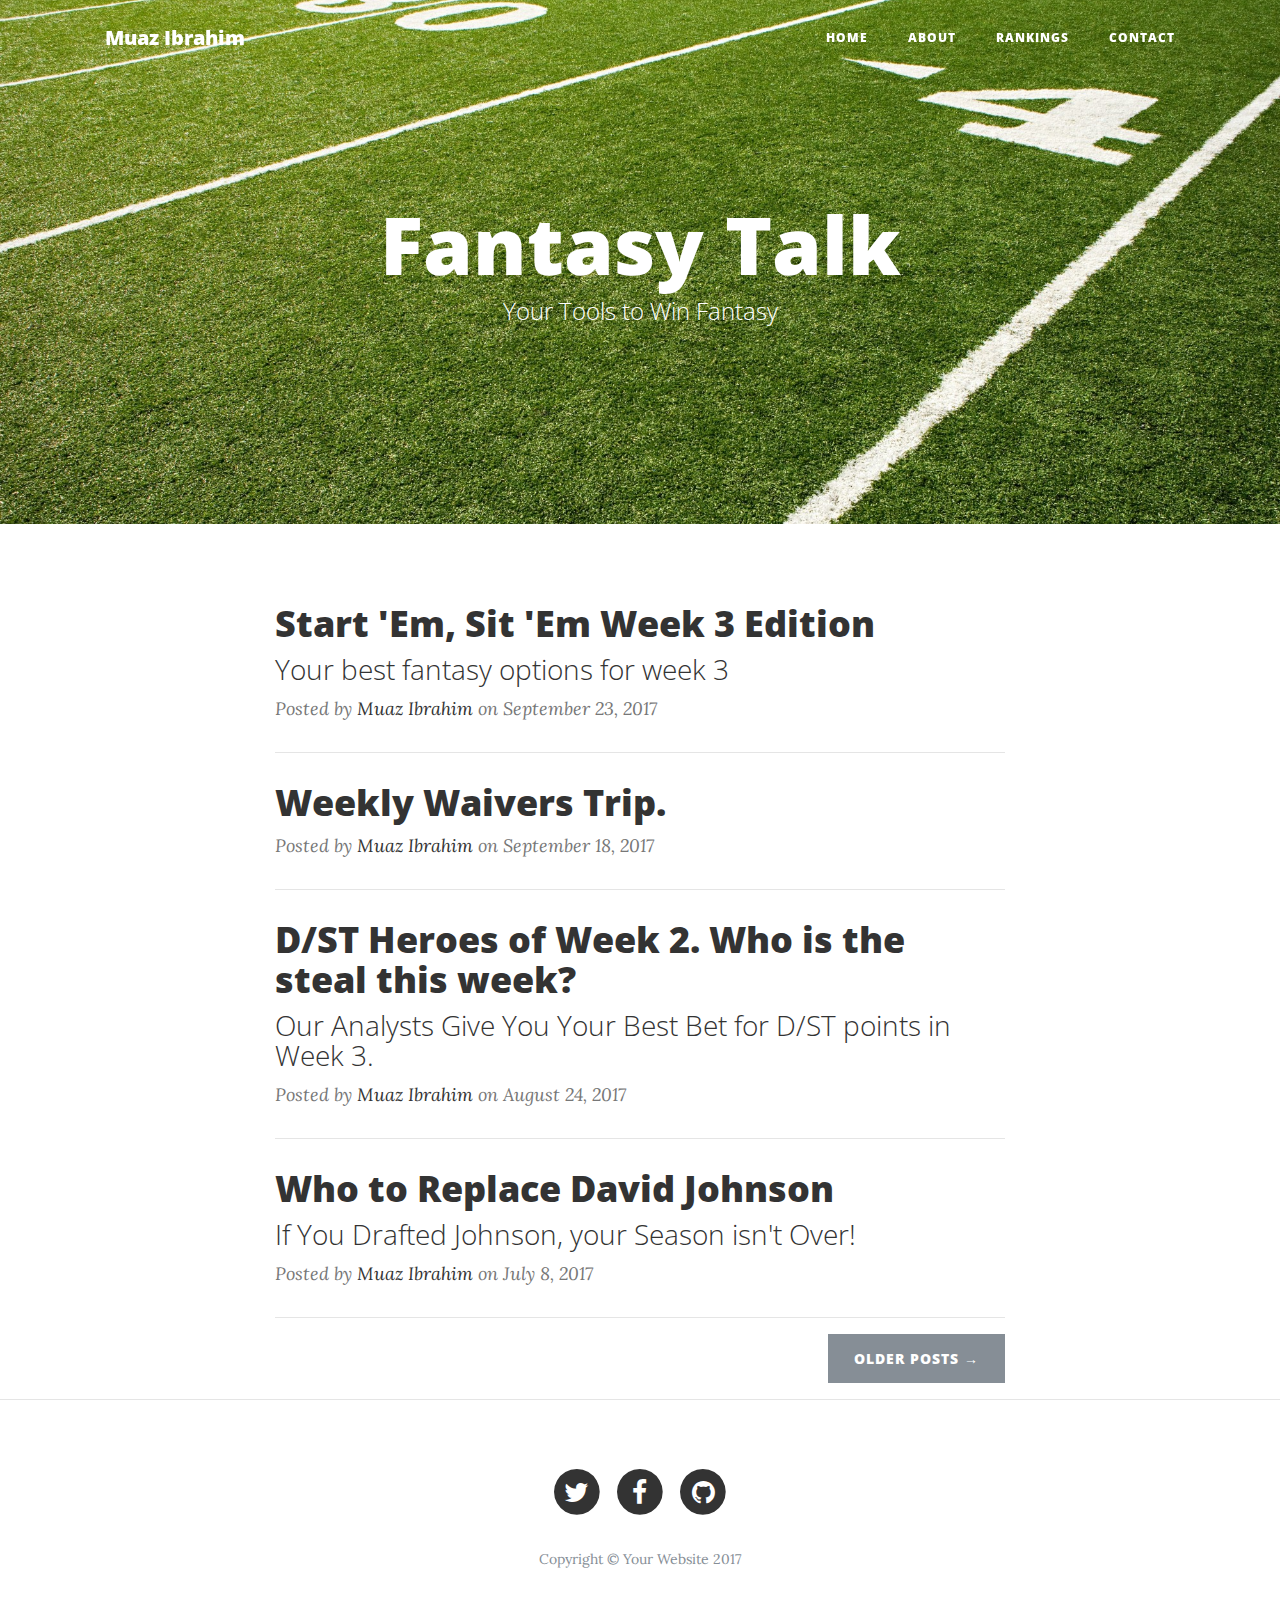
<file: index.html>
<!DOCTYPE html>
<html lang="en">

  <head>

    <meta charset="utf-8">
    <meta name="viewport" content="width=device-width, initial-scale=1, shrink-to-fit=no">
    <meta name="description" content="">
    <meta name="author" content="">

    <title>Fantasy Talk</title>

    <!-- Bootstrap core CSS -->
    <link href="vendor/bootstrap/css/bootstrap.min.css" rel="stylesheet">

    <!-- Custom fonts for this template -->
    <link href="vendor/font-awesome/css/font-awesome.min.css" rel="stylesheet" type="text/css">
    <link href='https://fonts.googleapis.com/css?family=Lora:400,700,400italic,700italic' rel='stylesheet' type='text/css'>
    <link href='https://fonts.googleapis.com/css?family=Open+Sans:300italic,400italic,600italic,700italic,800italic,400,300,600,700,800' rel='stylesheet' type='text/css'>

    <!-- Custom styles for this template -->
    <link href="css/clean-blog.min.css" rel="stylesheet">

  </head>

  <body>

    <!-- Navigation -->
    <nav class="navbar navbar-expand-lg navbar-light fixed-top" id="mainNav">
      <div class="container">
        <a class="navbar-brand" href="about.html">Muaz Ibrahim</a>
        <button class="navbar-toggler navbar-toggler-right" type="button" data-toggle="collapse" data-target="#navbarResponsive" aria-controls="navbarResponsive" aria-expanded="false" aria-label="Toggle navigation">
          Menu
          <i class="fa fa-bars"></i>
        </button>
        <div class="collapse navbar-collapse" id="navbarResponsive">
          <ul class="navbar-nav ml-auto">
            <li class="nav-item">
              <a class="nav-link" href="index.html">Home</a>
            </li>
            <li class="nav-item">
              <a class="nav-link" href="about.html">About</a>
            </li>
            <li class="nav-item">
              <a class="nav-link" href="post.html">Rankings</a>
            </li>
            <li class="nav-item">
              <a class="nav-link" href="contact.html">Contact</a>
            </li>
          </ul>
        </div>
      </div>
    </nav>

    <!-- Page Header -->
    <header class="masthead" style="background-image: url('img/fantasystuff.jpg')">
      <div class="container">
        <div class="row">
          <div class="col-lg-8 col-md-10 mx-auto">
            <div class="site-heading">
              <h1>Fantasy Talk</h1>
              <span class="subheading">Your Tools to Win Fantasy</span>
            </div>
          </div>
        </div>
      </div>
    </header>

    <!-- Main Content -->
    <div class="container">
      <div class="row">
        <div class="col-lg-8 col-md-10 mx-auto">
          <div class="post-preview">
            <a href="post.html">
              <h2 class="post-title">
                Start 'Em, Sit 'Em Week 3 Edition
              </h2>
              <h3 class="post-subtitle">
                Your best fantasy options for week 3
              </h3>
            </a>
            <p class="post-meta">Posted by
              <a href="#">Muaz Ibrahim</a>
              on September 23, 2017</p>
          </div>
          <hr>
          <div class="post-preview">
            <a href="post.html">
              <h2 class="post-title">
                Weekly Waivers Trip. 
              </h2>
            </a>
            <p class="post-meta">Posted by
              <a href="#">Muaz Ibrahim</a>
              on September 18, 2017</p>
          </div>
          <hr>
          <div class="post-preview">
            <a href="post.html">
              <h2 class="post-title">
                D/ST Heroes of Week 2. Who is the steal this week?
              </h2>
              <h3 class="post-subtitle">
                Our Analysts Give You Your Best Bet for D/ST points in Week 3.
              </h3>
            </a>
            <p class="post-meta">Posted by
              <a href="#">Muaz Ibrahim</a>
              on August 24, 2017</p>
          </div>
          <hr>
          <div class="post-preview">
            <a href="post.html">
              <h2 class="post-title">
                Who to Replace David Johnson
              </h2>
              <h3 class="post-subtitle">
                If You Drafted Johnson, your Season isn't Over!
              </h3>
            </a>
            <p class="post-meta">Posted by
              <a href="#">Muaz Ibrahim</a>
              on July 8, 2017</p>
          </div>
          <hr>
          <!-- Pager -->
          <div class="clearfix">
            <a class="btn btn-secondary float-right" href="#">Older Posts &rarr;</a>
          </div>
        </div>
      </div>
    </div>

    <hr>

    <!-- Footer -->
    <footer>
      <div class="container">
        <div class="row">
          <div class="col-lg-8 col-md-10 mx-auto">
            <ul class="list-inline text-center">
              <li class="list-inline-item">
                <a href="#">
                  <span class="fa-stack fa-lg">
                    <i class="fa fa-circle fa-stack-2x"></i>
                    <i class="fa fa-twitter fa-stack-1x fa-inverse"></i>
                  </span>
                </a>
              </li>
              <li class="list-inline-item">
                <a href="#">
                  <span class="fa-stack fa-lg">
                    <i class="fa fa-circle fa-stack-2x"></i>
                    <i class="fa fa-facebook fa-stack-1x fa-inverse"></i>
                  </span>
                </a>
              </li>
              <li class="list-inline-item">
                <a href="#">
                  <span class="fa-stack fa-lg">
                    <i class="fa fa-circle fa-stack-2x"></i>
                    <i class="fa fa-github fa-stack-1x fa-inverse"></i>
                  </span>
                </a>
              </li>
            </ul>
            <p class="copyright text-muted">Copyright &copy; Your Website 2017</p>
          </div>
        </div>
      </div>
    </footer>

    <!-- Bootstrap core JavaScript -->
    <script src="vendor/jquery/jquery.min.js"></script>
    <script src="vendor/popper/popper.min.js"></script>
    <script src="vendor/bootstrap/js/bootstrap.min.js"></script>

    <!-- Custom scripts for this template -->
    <script src="js/clean-blog.min.js"></script>

  </body>

</html>
</file>
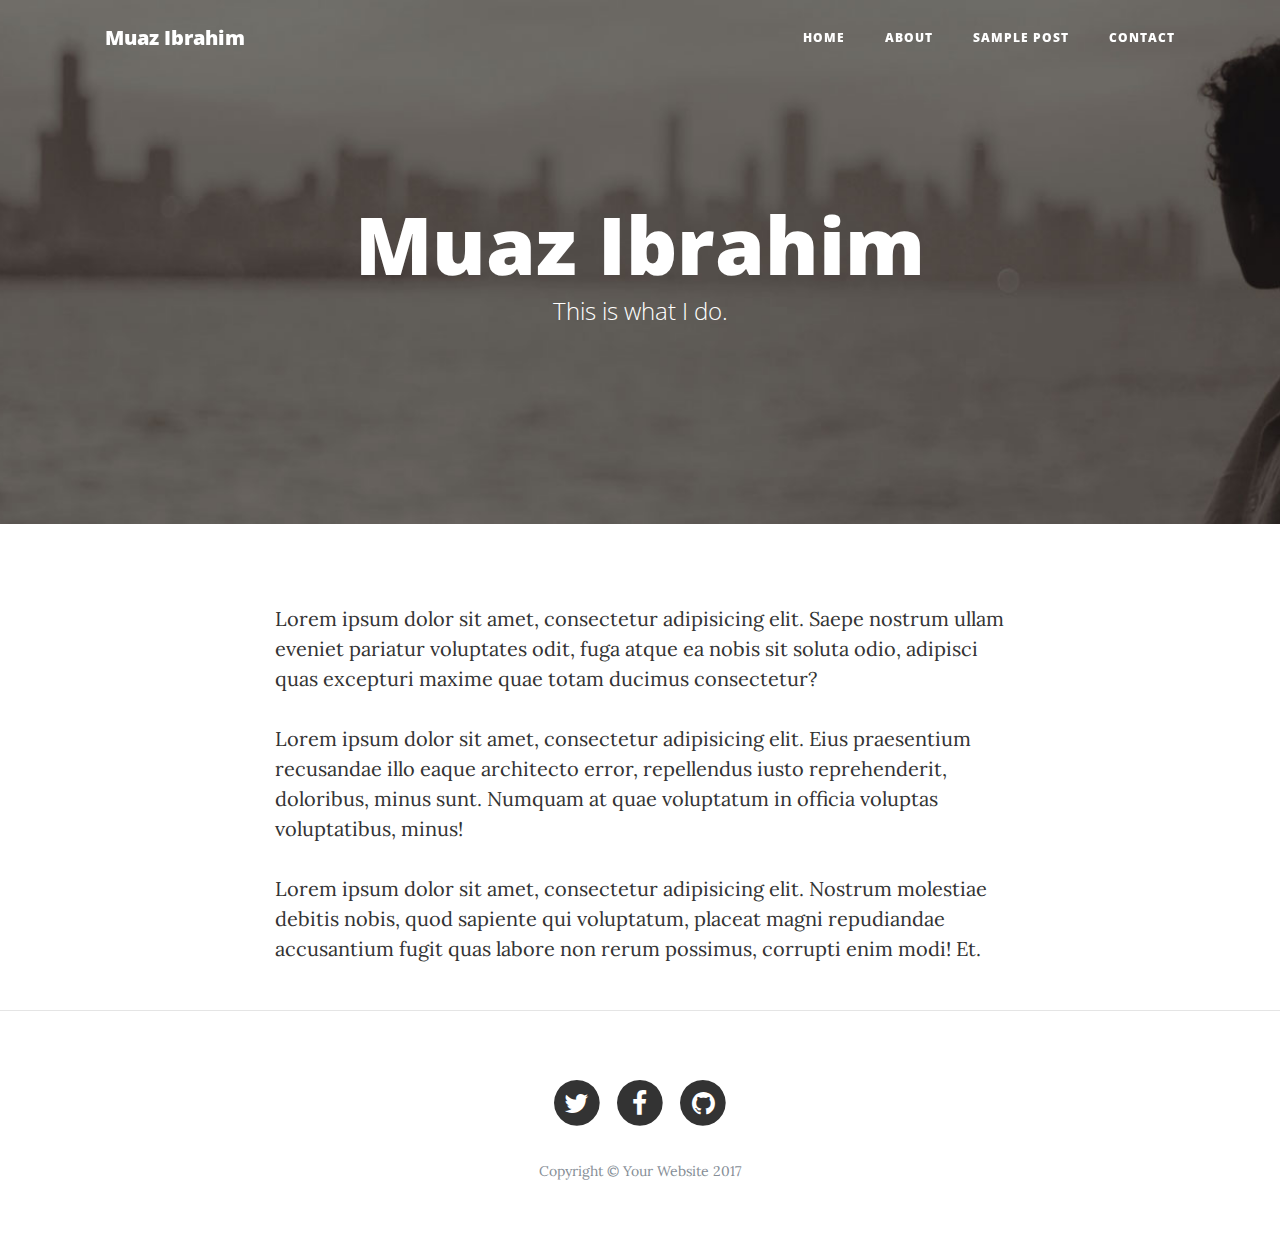
<file: about.html>
<!DOCTYPE html>
<html lang="en">

  <head>

    <meta charset="utf-8">
    <meta name="viewport" content="width=device-width, initial-scale=1, shrink-to-fit=no">
    <meta name="description" content="">
    <meta name="author" content="">

    <title>Clean Blog - Start Bootstrap Theme</title>

    <!-- Bootstrap core CSS -->
    <link href="vendor/bootstrap/css/bootstrap.min.css" rel="stylesheet">

    <!-- Custom fonts for this template -->
    <link href="vendor/font-awesome/css/font-awesome.min.css" rel="stylesheet" type="text/css">
    <link href='https://fonts.googleapis.com/css?family=Lora:400,700,400italic,700italic' rel='stylesheet' type='text/css'>
    <link href='https://fonts.googleapis.com/css?family=Open+Sans:300italic,400italic,600italic,700italic,800italic,400,300,600,700,800' rel='stylesheet' type='text/css'>

    <!-- Custom styles for this template -->
    <link href="css/clean-blog.min.css" rel="stylesheet">

  </head>

  <body>

    <!-- Navigation -->
    <nav class="navbar navbar-expand-lg navbar-light fixed-top" id="mainNav">
      <div class="container">
        <a class="navbar-brand" href="about.html">Muaz Ibrahim</a>
        <button class="navbar-toggler navbar-toggler-right" type="button" data-toggle="collapse" data-target="#navbarResponsive" aria-controls="navbarResponsive" aria-expanded="false" aria-label="Toggle navigation">
          Menu
          <i class="fa fa-bars"></i>
        </button>
        <div class="collapse navbar-collapse" id="navbarResponsive">
          <ul class="navbar-nav ml-auto">
            <li class="nav-item">
              <a class="nav-link" href="index.html">Home</a>
            </li>
            <li class="nav-item">
              <a class="nav-link" href="about.html">About</a>
            </li>
            <li class="nav-item">
              <a class="nav-link" href="post.html">Sample Post</a>
            </li>
            <li class="nav-item">
              <a class="nav-link" href="contact.html">Contact</a>
            </li>
          </ul>
        </div>
      </div>
    </nav>

    <!-- Page Header -->
    <header class="masthead" style="background-image: url('img/about-bg.jpg')">
      <div class="container">
        <div class="row">
          <div class="col-lg-8 col-md-10 mx-auto">
            <div class="page-heading">
              <h1>Muaz Ibrahim</h1>
              <span class="subheading">This is what I do.</span>
            </div>
          </div>
        </div>
      </div>
    </header>

    <!-- Main Content -->
    <div class="container">
      <div class="row">
        <div class="col-lg-8 col-md-10 mx-auto">
          <p>Lorem ipsum dolor sit amet, consectetur adipisicing elit. Saepe nostrum ullam eveniet pariatur voluptates odit, fuga atque ea nobis sit soluta odio, adipisci quas excepturi maxime quae totam ducimus consectetur?</p>
          <p>Lorem ipsum dolor sit amet, consectetur adipisicing elit. Eius praesentium recusandae illo eaque architecto error, repellendus iusto reprehenderit, doloribus, minus sunt. Numquam at quae voluptatum in officia voluptas voluptatibus, minus!</p>
          <p>Lorem ipsum dolor sit amet, consectetur adipisicing elit. Nostrum molestiae debitis nobis, quod sapiente qui voluptatum, placeat magni repudiandae accusantium fugit quas labore non rerum possimus, corrupti enim modi! Et.</p>
        </div>
      </div>
    </div>

    <hr>

    <!-- Footer -->
    <footer>
      <div class="container">
        <div class="row">
          <div class="col-lg-8 col-md-10 mx-auto">
            <ul class="list-inline text-center">
              <li class="list-inline-item">
                <a href="#">
                  <span class="fa-stack fa-lg">
                    <i class="fa fa-circle fa-stack-2x"></i>
                    <i class="fa fa-twitter fa-stack-1x fa-inverse"></i>
                  </span>
                </a>
              </li>
              <li class="list-inline-item">
                <a href="#">
                  <span class="fa-stack fa-lg">
                    <i class="fa fa-circle fa-stack-2x"></i>
                    <i class="fa fa-facebook fa-stack-1x fa-inverse"></i>
                  </span>
                </a>
              </li>
              <li class="list-inline-item">
                <a href="#">
                  <span class="fa-stack fa-lg">
                    <i class="fa fa-circle fa-stack-2x"></i>
                    <i class="fa fa-github fa-stack-1x fa-inverse"></i>
                  </span>
                </a>
              </li>
            </ul>
            <p class="copyright text-muted">Copyright &copy; Your Website 2017</p>
          </div>
        </div>
      </div>
    </footer>

    <!-- Bootstrap core JavaScript -->
    <script src="vendor/jquery/jquery.min.js"></script>
    <script src="vendor/popper/popper.min.js"></script>
    <script src="vendor/bootstrap/js/bootstrap.min.js"></script>

    <!-- Custom scripts for this template -->
    <script src="js/clean-blog.min.js"></script>

  </body>

</html>
</file>
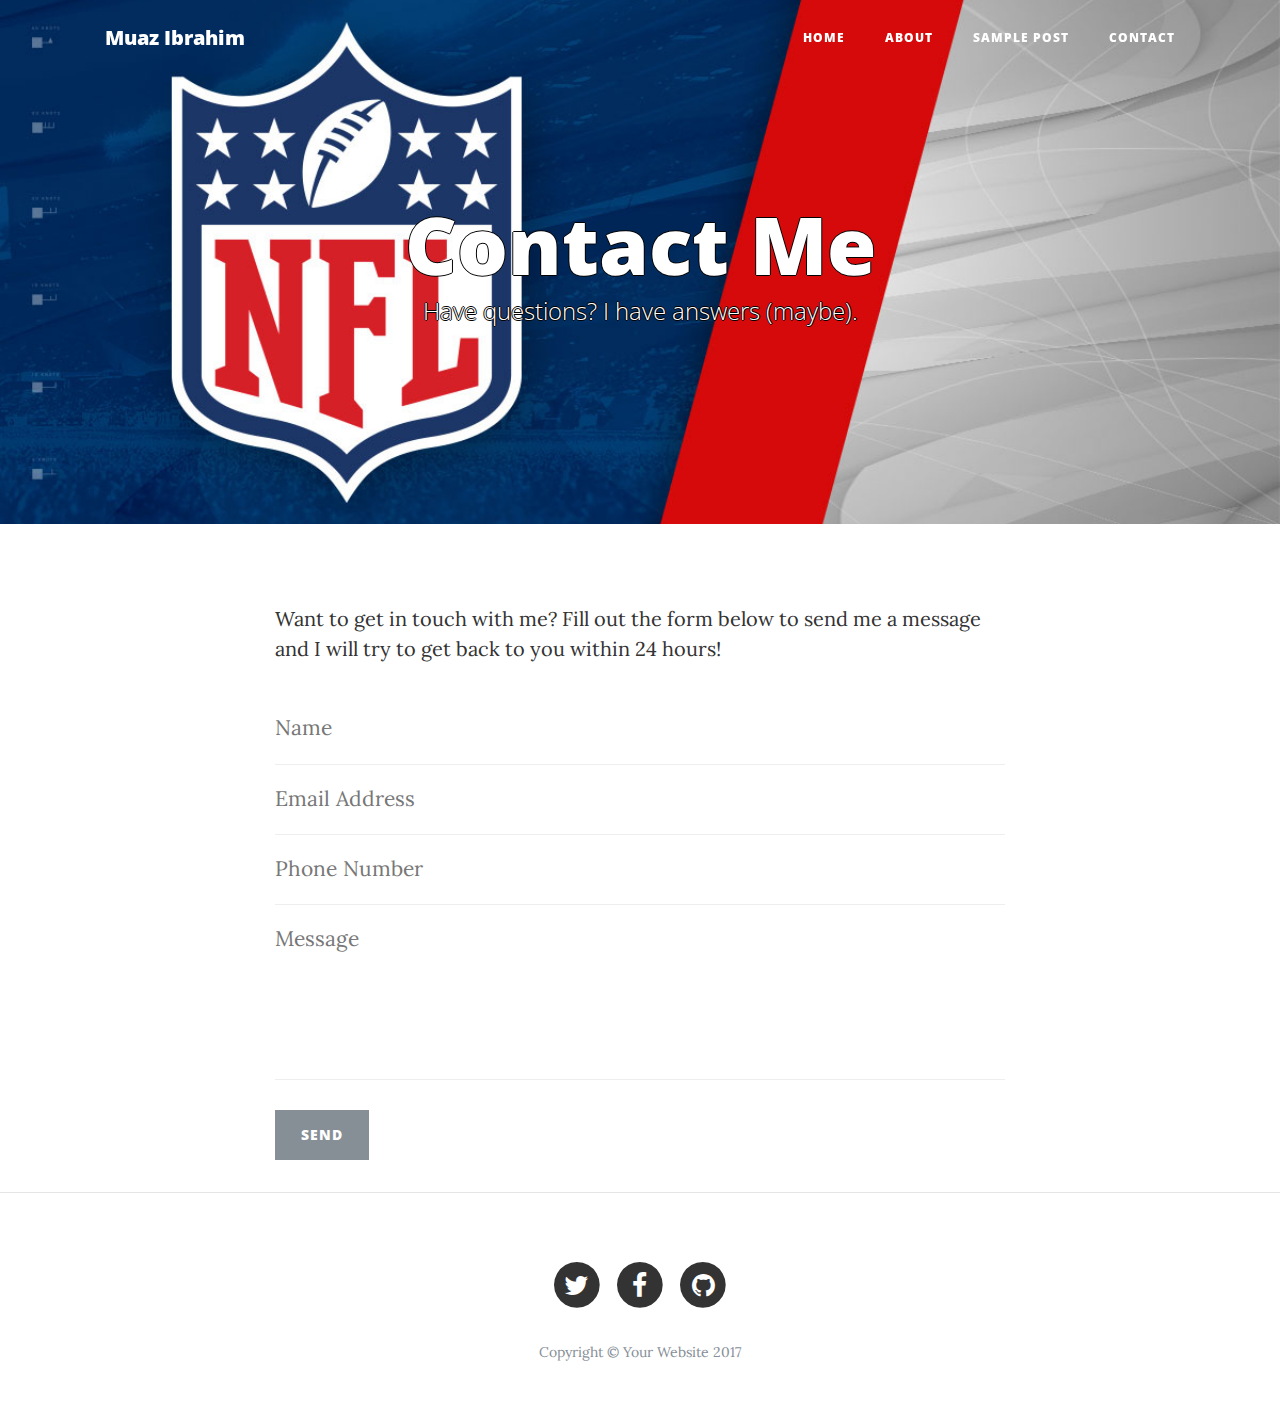
<file: contact.html>
<!DOCTYPE html>
<html lang="en">

  <head>

    <meta charset="utf-8">
    <meta name="viewport" content="width=device-width, initial-scale=1, shrink-to-fit=no">
    <meta name="description" content="">
    <meta name="author" content="">

    <title>Fantasy Talk</title>

    <!-- Bootstrap core CSS -->
    <link href="vendor/bootstrap/css/bootstrap.min.css" rel="stylesheet">

    <!-- Custom fonts for this template -->
    <link href="vendor/font-awesome/css/font-awesome.min.css" rel="stylesheet" type="text/css">
    <link href='https://fonts.googleapis.com/css?family=Lora:400,700,400italic,700italic' rel='stylesheet' type='text/css'>
    <link href='https://fonts.googleapis.com/css?family=Open+Sans:300italic,400italic,600italic,700italic,800italic,400,300,600,700,800' rel='stylesheet' type='text/css'>

    <!-- Custom styles for this template -->
    <link href="css/style.css" rel="stylesheet">
    <link href="css/clean-blog.min.css" rel="stylesheet">

  </head>

  <body>

    <!-- Navigation -->
    <nav class="navbar navbar-expand-lg navbar-light fixed-top" id="mainNav">
      <div class="container">
        <a class="navbar-brand" href="index.html">Muaz Ibrahim</a>
        <button class="navbar-toggler navbar-toggler-right" type="button" data-toggle="collapse" data-target="#navbarResponsive" aria-controls="navbarResponsive" aria-expanded="false" aria-label="Toggle navigation">
          Menu
          <i class="fa fa-bars"></i>
        </button>
        <div class="collapse navbar-collapse" id="navbarResponsive">
          <ul class="navbar-nav ml-auto">
            <li class="nav-item">
              <a class="nav-link" href="index.html">Home</a>
            </li>
            <li class="nav-item">
              <a class="nav-link" href="about.html">About</a>
            </li>
            <li class="nav-item">
              <a class="nav-link" href="post.html">Sample Post</a>
            </li>
            <li class="nav-item">
              <a class="nav-link" href="contact.html">Contact</a>
            </li>
          </ul>
        </div>
      </div>
    </nav>

    <!-- Page Header -->
    <header class="masthead" style="background-image: url('img/shield.jpg')">
      <div class="container">
        <div class="row">
          <div class="col-lg-8 col-md-10 mx-auto">
            <div class="page-heading">
              <h1 class="talk">Contact Me</h1>
              <span class="subheading" id="talkk">Have questions? I have answers (maybe).</span>
            </div>
          </div>
        </div>
      </div>
    </header>

    <!-- Main Content -->
    <div class="container">
      <div class="row">
        <div class="col-lg-8 col-md-10 mx-auto">
          <p>Want to get in touch with me? Fill out the form below to send me a message and I will try to get back to you within 24 hours!</p>
          <!-- Contact Form - Enter your email address on line 19 of the mail/contact_me.php file to make this form work. -->
          <!-- WARNING: Some web hosts do not allow emails to be sent through forms to common mail hosts like Gmail or Yahoo. It's recommended that you use a private domain email address! -->
          <!-- NOTE: To use the contact form, your site must be on a live web host with PHP! The form will not work locally! -->
          <form name="sentMessage" id="contactForm" novalidate>
            <div class="control-group">
              <div class="form-group floating-label-form-group controls">
                <label>Name</label>
                <input type="text" class="form-control" placeholder="Name" id="name" required data-validation-required-message="Please enter your name.">
                <p class="help-block text-danger"></p>
              </div>
            </div>
            <div class="control-group">
              <div class="form-group floating-label-form-group controls">
                <label>Email Address</label>
                <input type="email" class="form-control" placeholder="Email Address" id="email" required data-validation-required-message="Please enter your email address.">
                <p class="help-block text-danger"></p>
              </div>
            </div>
            <div class="control-group">
              <div class="form-group col-xs-12 floating-label-form-group controls">
                <label>Phone Number</label>
                <input type="tel" class="form-control" placeholder="Phone Number" id="phone" required data-validation-required-message="Please enter your phone number.">
                <p class="help-block text-danger"></p>
              </div>
            </div>
            <div class="control-group">
              <div class="form-group floating-label-form-group controls">
                <label>Message</label>
                <textarea rows="5" class="form-control" placeholder="Message" id="message" required data-validation-required-message="Please enter a message."></textarea>
                <p class="help-block text-danger"></p>
              </div>
            </div>
            <br>
            <div id="success"></div>
            <div class="form-group">
              <button type="submit" class="btn btn-secondary" id="sendMessageButton">Send</button>
            </div>
          </form>
        </div>
      </div>
    </div>

    <hr>

    <!-- Footer -->
    <footer>
      <div class="container">
        <div class="row">
          <div class="col-lg-8 col-md-10 mx-auto">
            <ul class="list-inline text-center">
              <li class="list-inline-item">
                <a href="#">
                  <span class="fa-stack fa-lg">
                    <i class="fa fa-circle fa-stack-2x"></i>
                    <i class="fa fa-twitter fa-stack-1x fa-inverse"></i>
                  </span>
                </a>
              </li>
              <li class="list-inline-item">
                <a href="#">
                  <span class="fa-stack fa-lg">
                    <i class="fa fa-circle fa-stack-2x"></i>
                    <i class="fa fa-facebook fa-stack-1x fa-inverse"></i>
                  </span>
                </a>
              </li>
              <li class="list-inline-item">
                <a href="#">
                  <span class="fa-stack fa-lg">
                    <i class="fa fa-circle fa-stack-2x"></i>
                    <i class="fa fa-github fa-stack-1x fa-inverse"></i>
                  </span>
                </a>
              </li>
            </ul>
            <p class="copyright text-muted">Copyright &copy; Your Website 2017</p>
          </div>
        </div>
      </div>
    </footer>

    <!-- Bootstrap core JavaScript -->
    <script src="vendor/jquery/jquery.min.js"></script>
    <script src="vendor/popper/popper.min.js"></script>
    <script src="vendor/bootstrap/js/bootstrap.min.js"></script>

    <!-- Contact Form JavaScript -->
    <script src="js/jqBootstrapValidation.js"></script>
    <script src="js/contact_me.js"></script>

    <!-- Custom scripts for this template -->
    <script src="js/clean-blog.min.js"></script>

  </body>

</html>
</file>
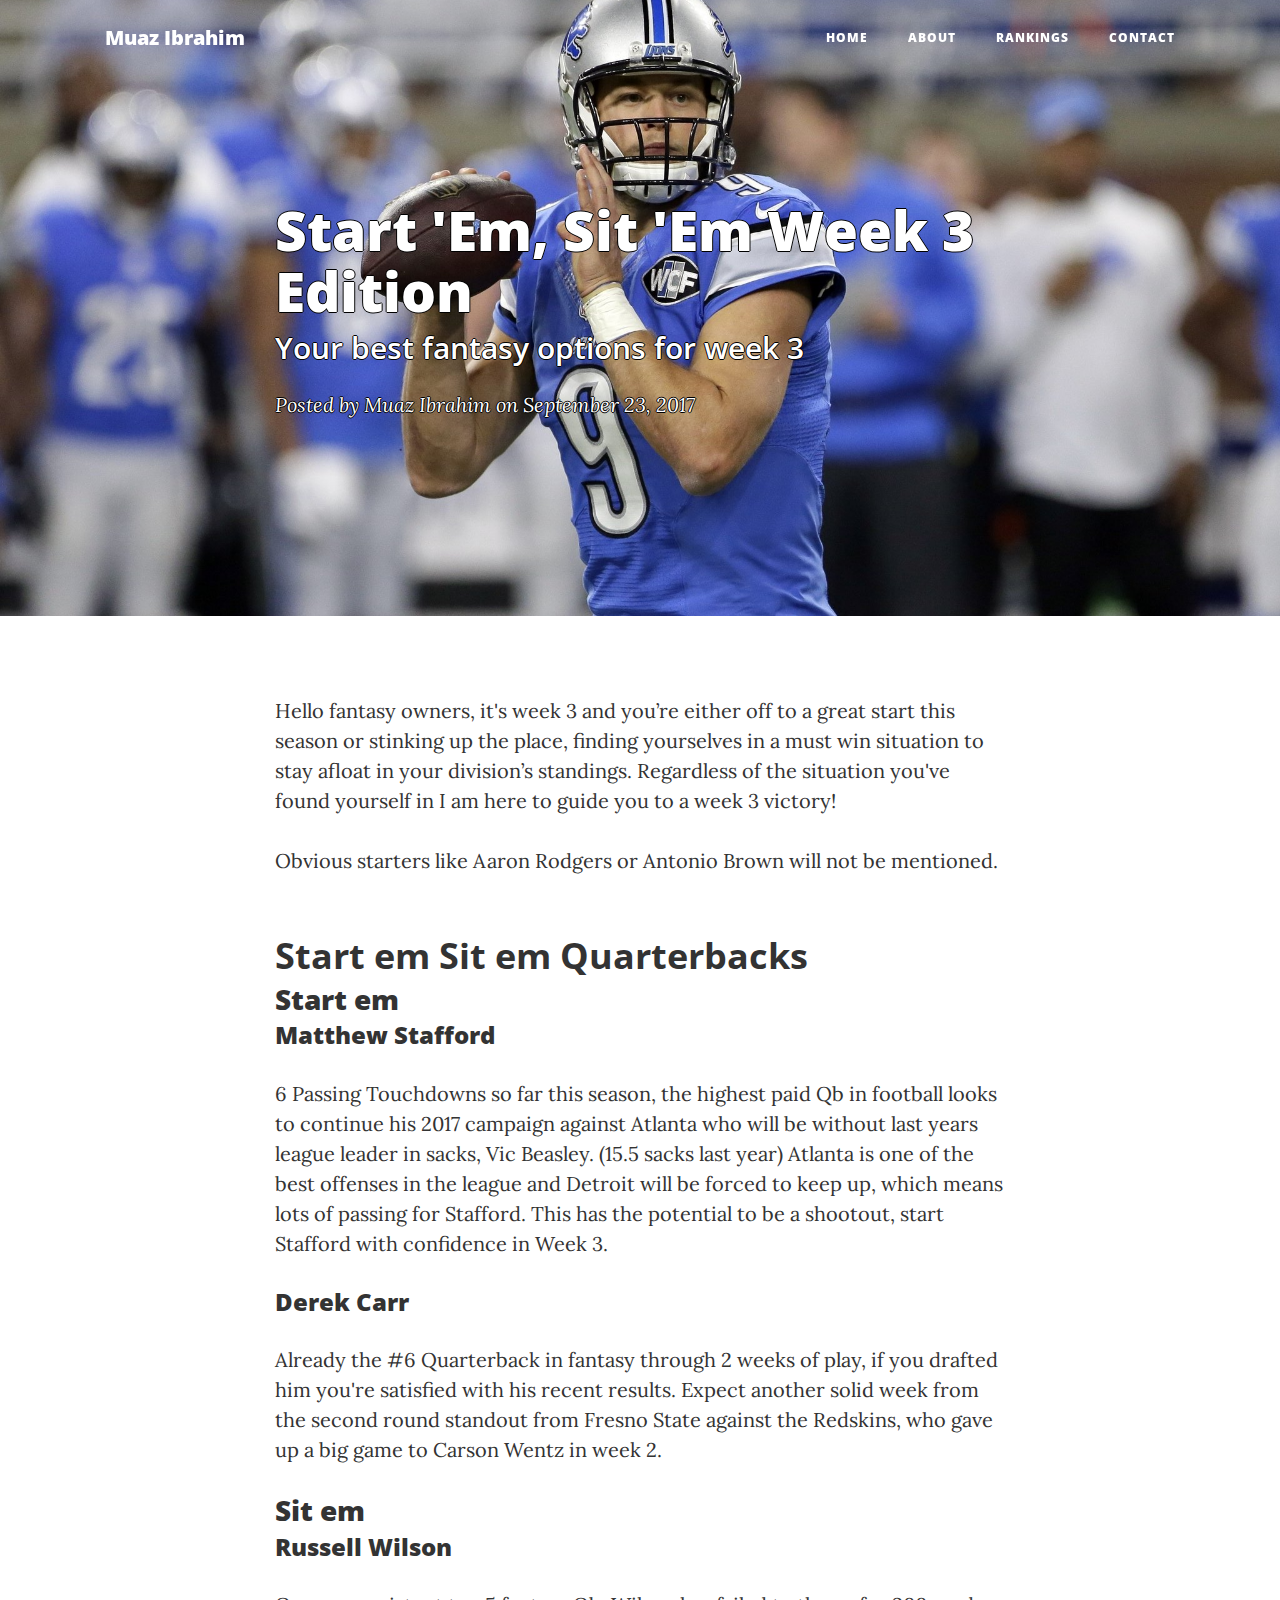
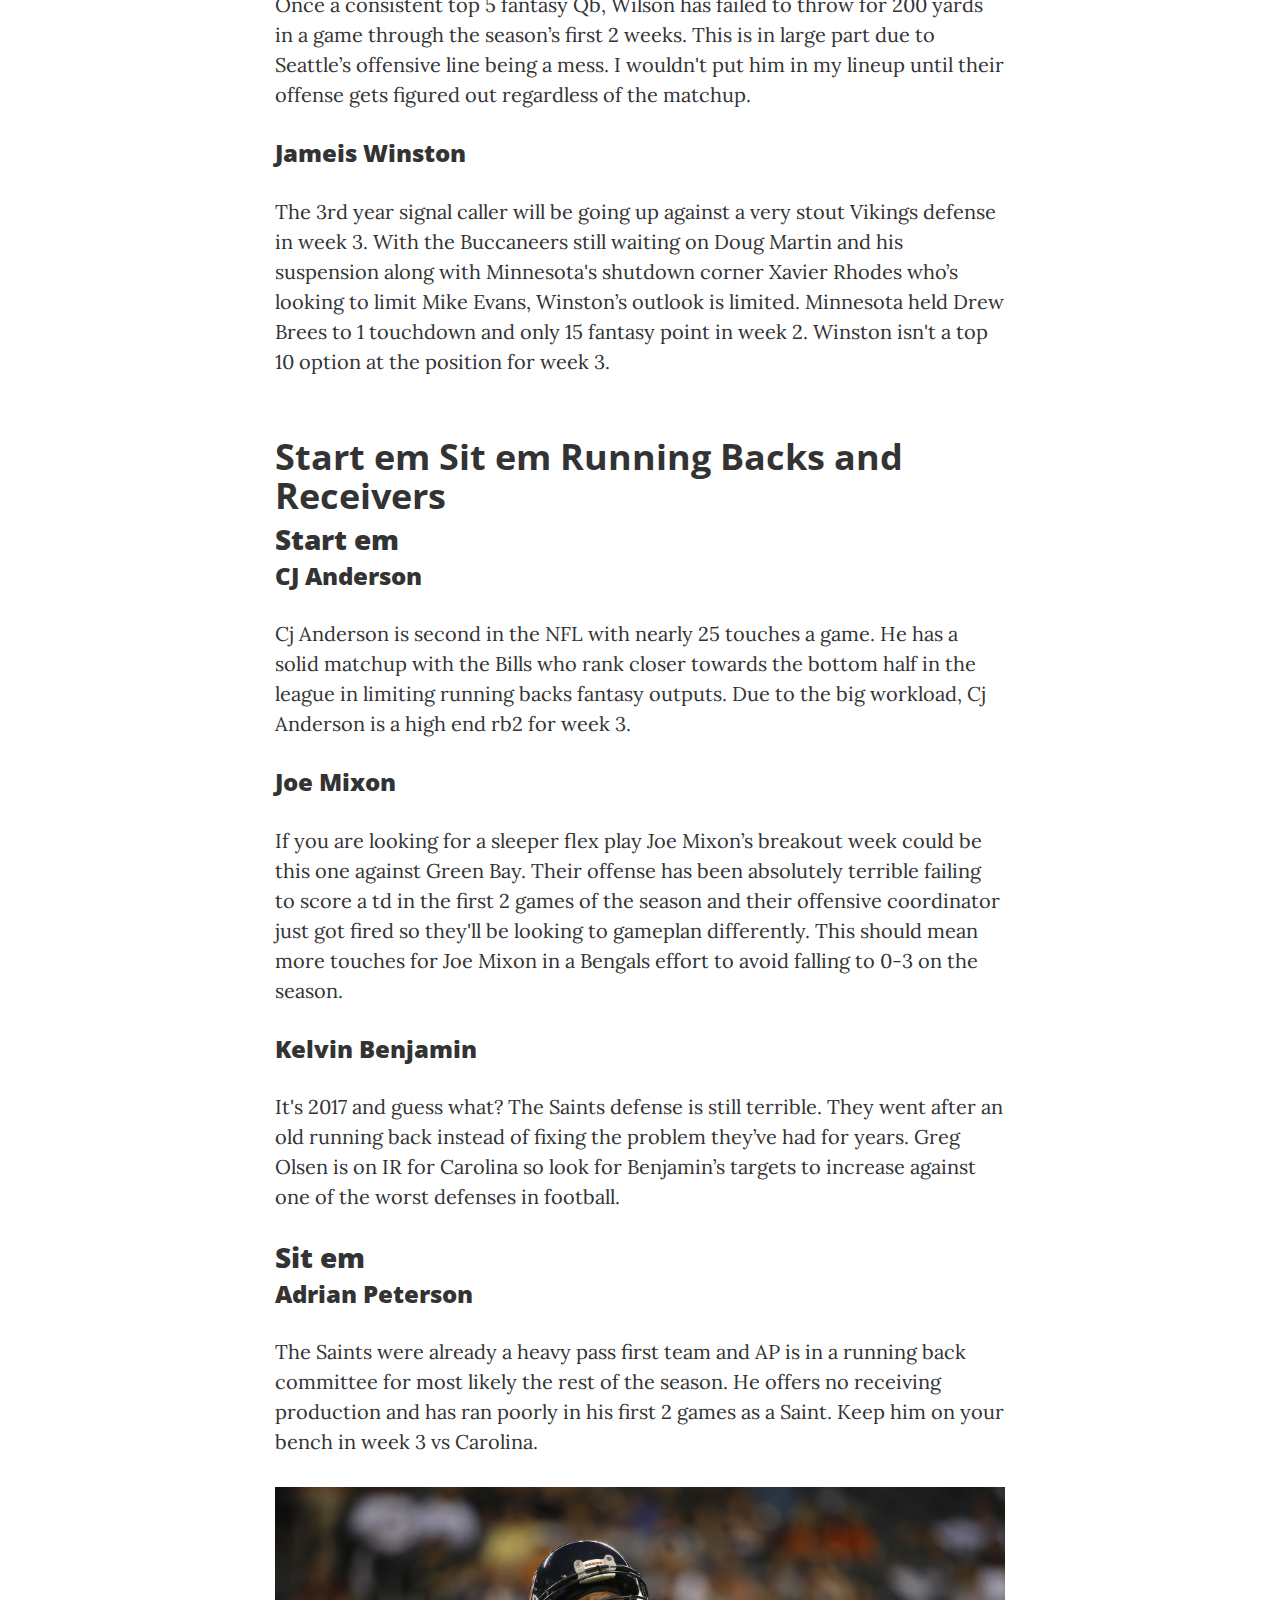
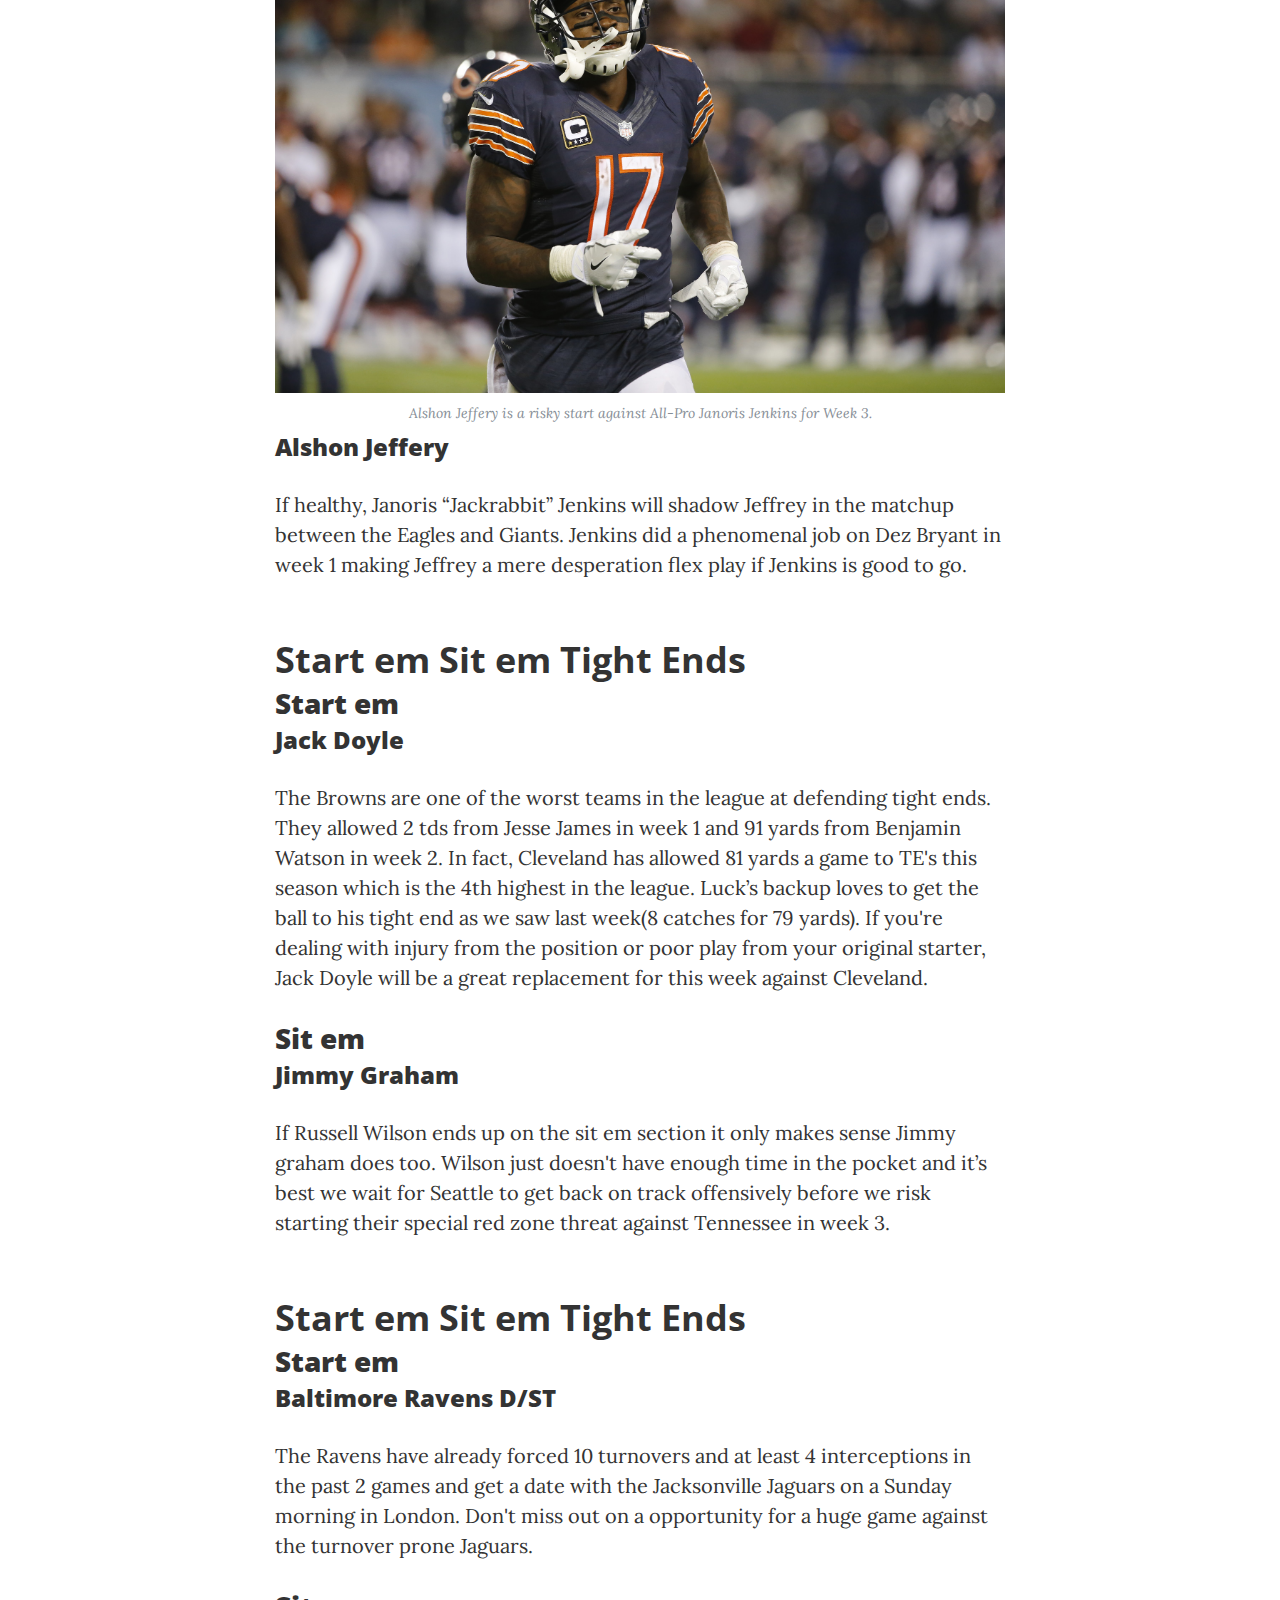
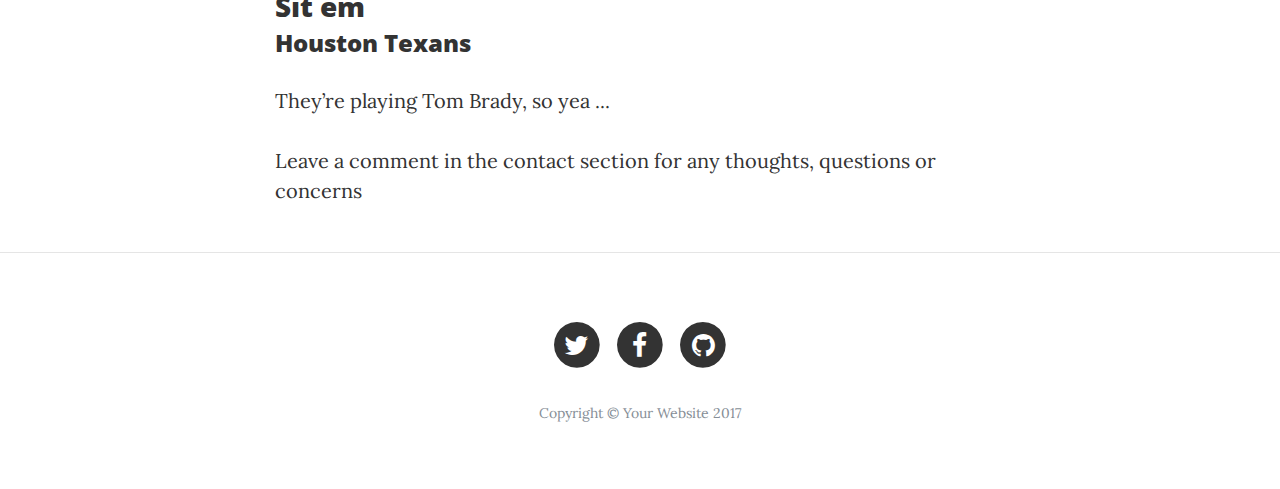
<file: post.html>
<!DOCTYPE html>
<html lang="en">

  <head>

    <meta charset="utf-8">
    <meta name="viewport" content="width=device-width, initial-scale=1, shrink-to-fit=no">
    <meta name="description" content="">
    <meta name="author" content="">

    <title>Muaz Ibrahim</title>

    <!-- Bootstrap core CSS -->
    <link href="vendor/bootstrap/css/bootstrap.min.css" rel="stylesheet">

    <!-- Custom fonts for this template -->
    <link href="vendor/font-awesome/css/font-awesome.min.css" rel="stylesheet" type="text/css">
    <link href='https://fonts.googleapis.com/css?family=Lora:400,700,400italic,700italic' rel='stylesheet' type='text/css'>
    <link href='https://fonts.googleapis.com/css?family=Open+Sans:300italic,400italic,600italic,700italic,800italic,400,300,600,700,800' rel='stylesheet' type='text/css'>

    <!-- Custom styles for this template -->
    <link href="css/style.css" rel="stylesheet">
    <link href="css/clean-blog.min.css" rel="stylesheet">


  </head>

  <body>

    <!-- Navigation -->
    <nav class="navbar navbar-expand-lg navbar-light fixed-top" id="mainNav">
      <div class="container">
        <a class="navbar-brand" href="about.html">Muaz Ibrahim</a>
        <button class="navbar-toggler navbar-toggler-right" type="button" data-toggle="collapse" data-target="#navbarResponsive" aria-controls="navbarResponsive" aria-expanded="false" aria-label="Toggle navigation">
          Menu
          <i class="fa fa-bars"></i>
        </button>
        <div class="collapse navbar-collapse" id="navbarResponsive">
          <ul class="navbar-nav ml-auto">
            <li class="nav-item">
              <a class="nav-link" href="index.html">Home</a>
            </li>
            <li class="nav-item">
              <a class="nav-link" href="about.html">About</a>
            </li>
            <li class="nav-item">
              <a class="nav-link" href="post.html">Rankings</a>
            </li>
            <li class="nav-item">
              <a class="nav-link" href="contact.html">Contact</a>
            </li>
          </ul>
        </div>
      </div>
    </nav>

    <!-- Page Header -->
    <header class="masthead" style="background-image: url('img/matthew.jpg')">
      <div class="container">
        <div class="row">
          <div class="col-lg-8 col-md-10 mx-auto">
            <div class="post-heading">
              <h1 class="titlee">Start 'Em, Sit 'Em Week 3 Edition</h1>
              <h2 class="subheading" id="titleee">Your best fantasy options for week 3</h2>
              <span class="meta" id="title">Posted by
                <a href="#">Muaz Ibrahim</a>
                on September 23, 2017</span>
            </div>
          </div>
        </div>
      </div>
    </header>

    <!-- Post Content -->
    <article>
      <div class="container">
        <div class="row">
          <div class="col-lg-8 col-md-10 mx-auto">
            <p>Hello fantasy owners, it's week 3 and you’re either off to a great start this season or stinking up the place, finding yourselves in a must win situation to stay afloat in your division’s standings.
              Regardless of the situation you've found yourself in I am here to guide you to a week 3 victory!</p>
            
            <p>Obvious starters like Aaron Rodgers or Antonio Brown will not be mentioned.</p>
            
            <h2 class="section-heading">Start em Sit em Quarterbacks</h2>
            
            <h3>Start em</h3>
            
            <h4>Matthew Stafford</h6>
            
            <p>6 Passing Touchdowns so far this season, the highest paid Qb in football looks to continue his 2017 campaign against Atlanta who will be without last years league leader in sacks, Vic Beasley. (15.5 sacks last year)
Atlanta is one of the best offenses in the league and Detroit will be forced to keep up, which means lots of passing for Stafford. This has the potential to be a shootout, start Stafford with confidence in Week 3.</p>
            
            <h4>Derek Carr</h4>
            
            <p>Already the #6 Quarterback in fantasy through 2 weeks of play, if you drafted him you're satisfied with his recent results. Expect another solid week from the second round standout from Fresno State against the Redskins, who gave up a big game to Carson Wentz in week 2.</p>
            
            <h3>Sit em</h3>
            
            <h4>Russell Wilson</h4>
            
            <p>Once a consistent top 5 fantasy Qb, Wilson has failed to throw for 200 yards in a game through the season’s first 2 weeks. This is in large part due to Seattle’s offensive line being a mess. I wouldn't put him in my lineup until their offense gets figured out regardless of the matchup.</p>

            <h4>Jameis Winston</h4>
            
            <p>The 3rd year signal caller will be going up against a very stout Vikings defense in week 3. With the Buccaneers still waiting on Doug Martin and his suspension along with Minnesota's shutdown corner Xavier Rhodes who’s looking to limit Mike Evans, Winston’s outlook is limited. Minnesota held Drew Brees to 1 touchdown and only 15 fantasy point in week 2. Winston isn't a top 10 option at the position for week 3.</p>
            
            
            <h2 class="section-heading">Start em Sit em Running Backs and Receivers</h2>
            <h3>Start em</h3></ br>
            
            <h4>CJ Anderson</h4>
            
            <p>Cj Anderson is second in the NFL with nearly 25 touches a game. He has a solid matchup with the Bills who rank closer towards the bottom half in the league in limiting running backs fantasy outputs. Due to the big workload, Cj Anderson is a high end rb2 for week 3.</p>
           
<!--             <blockquote class="blockquote">The dreams of yesterday are the hopes of today and the reality of tomorrow. Science has not yet mastered prophecy. We predict too much for the next year and yet far too little for the next ten.</blockquote>
-->         <h4>Joe Mixon</h4>
            
            <p>If you are looking for a sleeper flex play Joe Mixon’s breakout week could be this one against Green Bay. Their offense has  been absolutely terrible failing to score a td in the first 2 games of the season and their offensive coordinator just got fired so they'll be looking to gameplan differently. This should mean more touches for Joe Mixon in a Bengals effort to avoid falling to 0-3 on the season.</p>
            
            
            <h4>Kelvin Benjamin</h4>
            
            <p>It's 2017 and guess what? The Saints defense is still terrible. They went after an old running back instead of fixing the problem they’ve had for years. Greg Olsen is on IR for Carolina so look for Benjamin’s targets to increase against one of the worst defenses in football.</p>

<!--             <h2 class="section-heading">Reaching for the Stars</h2> -->
            <h3>Sit em</h3>
            
            <h4>Adrian Peterson</h4>
            
            <p>The Saints were already a heavy pass first team and AP is in a running back committee for most likely the rest of the season. He offers no receiving production and has ran poorly in his first 2 games as a Saint. Keep him on your bench in week 3 vs Carolina.</p>

            <a href="#">
              <img class="img-fluid" src="img/Alshon.jpg" alt="">
            </a>
            <span class="caption text-muted">Alshon Jeffery is a risky start against All-Pro Janoris Jenkins for Week 3.</span>
            
            <h4>Alshon Jeffery</h4>
            <p>If healthy, Janoris “Jackrabbit” Jenkins will shadow Jeffrey in the matchup between the Eagles and Giants. Jenkins did a phenomenal job on Dez Bryant in week 1 making Jeffrey a mere desperation flex play if Jenkins is good to go.</p>
            
            <h2 class="section-heading">Start em Sit em Tight Ends</h2>
            
            <h3>Start em</h3>
            
            <h4>Jack Doyle</h4>
            
            <p>The Browns are one of the worst teams in the league at defending tight ends. They allowed 2 tds from Jesse James in week 1 and 91 yards from Benjamin Watson in week 2. In fact, Cleveland has allowed 81 yards a game to TE's this season which is the 4th highest in the league. Luck’s backup loves to get the ball to his tight end  as we saw last week(8 catches for 79 yards). If you're dealing with injury from the position or poor play from your original starter, Jack Doyle will be a great replacement for this week against Cleveland.</p>
            
            <h3>Sit em</h3>
            
            <h4>Jimmy Graham</h4>
            <p>If Russell Wilson ends up on the sit em section it only makes sense Jimmy graham does too. Wilson just doesn't have enough time in the pocket and it’s best we wait for Seattle to get back on track offensively before we risk starting their special red zone threat against Tennessee in week 3.</p>
            
            <h2 class="section-heading">Start em Sit em Tight Ends</h2>
            
            <h3>Start em</h3>
            
            <h4>Baltimore Ravens D/ST</h4>
            
            <p>The Ravens have  already forced 10 turnovers and at least 4 interceptions in the past 2 games and get a date with the Jacksonville Jaguars on a Sunday morning in London. Don't miss out on a opportunity for a huge game against the turnover prone Jaguars.</p>
            
            <h3>Sit em</h3>
            
            <h4>Houston Texans</h4>
            
            <p>They’re playing Tom Brady, so yea ...</p>
            <p>Leave a comment in the contact section for any thoughts, questions or concerns</p>
          </div>
        </div>
      </div>
    </article>

    <hr>

    <!-- Footer -->
    <footer>
      <div class="container">
        <div class="row">
          <div class="col-lg-8 col-md-10 mx-auto">
            <ul class="list-inline text-center">
              <li class="list-inline-item">
                <a href="#">
                  <span class="fa-stack fa-lg">
                    <i class="fa fa-circle fa-stack-2x"></i>
                    <i class="fa fa-twitter fa-stack-1x fa-inverse"></i>
                  </span>
                </a>
              </li>
              <li class="list-inline-item">
                <a href="#">
                  <span class="fa-stack fa-lg">
                    <i class="fa fa-circle fa-stack-2x"></i>
                    <i class="fa fa-facebook fa-stack-1x fa-inverse"></i>
                  </span>
                </a>
              </li>
              <li class="list-inline-item">
                <a href="#">
                  <span class="fa-stack fa-lg">
                    <i class="fa fa-circle fa-stack-2x"></i>
                    <i class="fa fa-github fa-stack-1x fa-inverse"></i>
                  </span>
                </a>
              </li>
            </ul>
            <p class="copyright text-muted">Copyright &copy; Your Website 2017</p>
          </div>
        </div>
      </div>
    </footer>

    <!-- Bootstrap core JavaScript -->
    <script src="vendor/jquery/jquery.min.js"></script>
    <script src="vendor/popper/popper.min.js"></script>
    <script src="vendor/bootstrap/js/bootstrap.min.js"></script>

    <!-- Custom scripts for this template -->
    <script src="js/clean-blog.min.js"></script>

  </body>

</html>
</file>
<file: css/style.css>
.titlee {
    color: white;
    text-shadow: -1px 0 black, 0 1px black, 1px 0 black, 0 -1px black;
}

#titleee {
    color: white;
    text-shadow: -1px 0 black, 0 1px black, 1px 0 black, 0 -1px black;
}

#title {
    color: white;
    text-shadow: -1px 0 black, 0 1px black, 1px 0 black, 0 -1px black;
}

.talk {
    color: white;
    text-shadow: -1px 0 black, 0 1px black, 1px 0 black, 0 -1px black;
}

#talkk {
    color: white;
    text-shadow: -1px 0 black, 0 1px black, 1px 0 black, 0 -1px black;
}
</file>
<file: css/clean-blog.min.css>
/*!
 * Start Bootstrap - Clean Blog v4.0.0-beta (https://startbootstrap.com/template-overviews/clean-blog)
 * Copyright 2013-2017 Start Bootstrap
 * Licensed under MIT (https://github.com/BlackrockDigital/startbootstrap-clean-blog/blob/master/LICENSE)
 */body{font-size:20px;color:#333;font-family:Lora,'Times New Roman',serif}p{line-height:1.5;margin:30px 0}p a{text-decoration:underline}h1,h2,h3,h4,h5,h6{font-weight:800;font-family:'Open Sans','Helvetica Neue',Helvetica,Arial,sans-serif}a{color:#333;-webkit-transition:all .2s;-moz-transition:all .2s;transition:all .2s}a:focus,a:hover{color:#0085a1}a img:focus,a img:hover{cursor:zoom-in}blockquote{font-style:italic;color:#777}.section-heading{font-size:36px;font-weight:700;margin-top:60px}.caption{font-size:14px;font-style:italic;display:block;margin:0;padding:10px;text-align:center;border-bottom-right-radius:5px;border-bottom-left-radius:5px}::-moz-selection{color:#fff;background:#0085a1;text-shadow:none}::selection{color:#fff;background:#0085a1;text-shadow:none}img::selection{color:#fff;background:0 0}img::-moz-selection{color:#fff;background:0 0}body{-webkit-tap-highlight-color:#0085a1}#mainNav{position:absolute;border-bottom:1px solid #eee;background-color:#fff;font-family:'Open Sans','Helvetica Neue',Helvetica,Arial,sans-serif}#mainNav .navbar-brand{font-weight:800;color:#777}#mainNav .navbar-toggler{font-size:12px;font-weight:800;padding:13px;text-transform:uppercase;color:#777}#mainNav .navbar-nav>li.nav-item>a{font-size:12px;font-weight:800;letter-spacing:1px;text-transform:uppercase}@media only screen and (min-width:992px){#mainNav{border-bottom:1px solid transparent;background:0 0}#mainNav .navbar-brand{padding:15px 20px;color:#fff}#mainNav .navbar-brand:focus,#mainNav .navbar-brand:hover{color:rgba(255,255,255,.8)}#mainNav .navbar-nav>li.nav-item>a{padding:15px 20px;color:#fff}#mainNav .navbar-nav>li.nav-item>a:focus,#mainNav .navbar-nav>li.nav-item>a:hover{color:rgba(255,255,255,.8)}}@media only screen and (min-width:1170px){#mainNav{-webkit-transition:background-color .2s;-moz-transition:background-color .2s;transition:background-color .2s;-webkit-transform:translate3d(0,0,0);-moz-transform:translate3d(0,0,0);-ms-transform:translate3d(0,0,0);-o-transform:translate3d(0,0,0);transform:translate3d(0,0,0);-webkit-backface-visibility:hidden}#mainNav.is-fixed{position:fixed;top:-77px;-webkit-transition:-webkit-transform .2s;-moz-transition:-moz-transform .2s;transition:transform .2s;border-bottom:1px solid #fff;background-color:rgba(255,255,255,.9)}#mainNav.is-fixed .navbar-brand{color:#333}#mainNav.is-fixed .navbar-brand:focus,#mainNav.is-fixed .navbar-brand:hover{color:#0085a1}#mainNav.is-fixed .navbar-nav>li.nav-item>a{color:#333}#mainNav.is-fixed .navbar-nav>li.nav-item>a:focus,#mainNav.is-fixed .navbar-nav>li.nav-item>a:hover{color:#0085a1}#mainNav.is-visible{-webkit-transform:translate3d(0,100%,0);-moz-transform:translate3d(0,100%,0);-ms-transform:translate3d(0,100%,0);-o-transform:translate3d(0,100%,0);transform:translate3d(0,100%,0)}}header.masthead{margin-bottom:50px;background:no-repeat center center;background-color:#777;background-attachment:scroll;-webkit-background-size:cover;-moz-background-size:cover;-o-background-size:cover;background-size:cover}header.masthead .page-heading,header.masthead .post-heading,header.masthead .site-heading{padding:200px 0 150px;color:#fff}@media only screen and (min-width:768px){header.masthead .page-heading,header.masthead .post-heading,header.masthead .site-heading{padding:200px 0}}header.masthead .page-heading,header.masthead .site-heading{text-align:center}header.masthead .page-heading h1,header.masthead .site-heading h1{font-size:50px;margin-top:0}header.masthead .page-heading .subheading,header.masthead .site-heading .subheading{font-size:24px;font-weight:300;line-height:1.1;display:block;margin:10px 0 0;font-family:'Open Sans','Helvetica Neue',Helvetica,Arial,sans-serif}@media only screen and (min-width:768px){header.masthead .page-heading h1,header.masthead .site-heading h1{font-size:80px}}header.masthead .post-heading h1{font-size:35px}header.masthead .post-heading .meta,header.masthead .post-heading .subheading{line-height:1.1;display:block}header.masthead .post-heading .subheading{font-size:24px;font-weight:600;margin:10px 0 30px;font-family:'Open Sans','Helvetica Neue',Helvetica,Arial,sans-serif}header.masthead .post-heading .meta{font-size:20px;font-weight:300;font-style:italic;font-family:Lora,'Times New Roman',serif}header.masthead .post-heading .meta a{color:#fff}@media only screen and (min-width:768px){header.masthead .post-heading h1{font-size:55px}header.masthead .post-heading .subheading{font-size:30px}}.post-preview>a{color:#333}.post-preview>a:focus,.post-preview>a:hover{text-decoration:none;color:#0085a1}.post-preview>a>.post-title{font-size:30px;margin-top:30px;margin-bottom:10px}.post-preview>a>.post-subtitle{font-weight:300;margin:0 0 10px}.post-preview>.post-meta{font-size:18px;font-style:italic;margin-top:0;color:#777}.post-preview>.post-meta>a{text-decoration:none;color:#333}.post-preview>.post-meta>a:focus,.post-preview>.post-meta>a:hover{text-decoration:underline;color:#0085a1}@media only screen and (min-width:768px){.post-preview>a>.post-title{font-size:36px}}.floating-label-form-group{font-size:14px;position:relative;margin-bottom:0;padding-bottom:.5em;border-bottom:1px solid #eee}.floating-label-form-group input,.floating-label-form-group textarea{font-size:1.5em;position:relative;z-index:1;padding:0;resize:none;border:none;border-radius:0;background:0 0;box-shadow:none!important;font-family:Lora,'Times New Roman',serif}.floating-label-form-group input::-webkit-input-placeholder,.floating-label-form-group textarea::-webkit-input-placeholder{color:#777;font-family:Lora,'Times New Roman',serif}.floating-label-form-group label{font-size:.85em;line-height:1.764705882em;position:relative;z-index:0;top:2em;display:block;margin:0;-webkit-transition:top .3s ease,opacity .3s ease;-moz-transition:top .3s ease,opacity .3s ease;-ms-transition:top .3s ease,opacity .3s ease;transition:top .3s ease,opacity .3s ease;vertical-align:middle;vertical-align:baseline;opacity:0}.floating-label-form-group .help-block{margin:15px 0}.floating-label-form-group-with-value label{top:0;opacity:1}.floating-label-form-group-with-focus label{color:#0085a1}form .form-group:first-child .floating-label-form-group{border-top:1px solid #eee}footer{padding:50px 0 65px}footer .list-inline{margin:0;padding:0}footer .copyright{font-size:14px;margin-bottom:0;text-align:center}.btn{font-size:14px;font-weight:800;padding:15px 25px;letter-spacing:1px;text-transform:uppercase;border-radius:0;font-family:'Open Sans','Helvetica Neue',Helvetica,Arial,sans-serif}.btn-primary{color:#fff;border-color:#0085a1;background-color:#0085a1}.btn-primary.focus,.btn-primary:focus{color:#fff;border-color:#001c22;background-color:#005b6e}.btn-primary:hover{color:#fff;border-color:#005264;background-color:#005b6e}.btn-primary.active,.btn-primary:active,.open>.btn-primary.dropdown-toggle{color:#fff;border-color:#005264;background-color:#005b6e}.btn-primary.active.focus,.btn-primary.active:focus,.btn-primary.active:hover,.btn-primary:active.focus,.btn-primary:active:focus,.btn-primary:active:hover,.open>.btn-primary.dropdown-toggle.focus,.open>.btn-primary.dropdown-toggle:focus,.open>.btn-primary.dropdown-toggle:hover{color:#fff;border-color:#001c22;background-color:#003d4a}.btn-primary.active,.btn-primary:active,.open>.btn-primary.dropdown-toggle{background-image:none}.btn-primary.disabled.focus,.btn-primary.disabled:focus,.btn-primary.disabled:hover,.btn-primary[disabled].focus,.btn-primary[disabled]:focus,.btn-primary[disabled]:hover,fieldset[disabled] .btn-primary.focus,fieldset[disabled] .btn-primary:focus,fieldset[disabled] .btn-primary:hover{border-color:#0085a1;background-color:#0085a1}.btn-primary .badge{color:#0085a1;background-color:#fff}.btn-lg{font-size:16px;padding:25px 35px}.btn-default:focus,.btn-default:hover{color:#fff;border:1px solid #0085a1;background-color:#0085a1}
</file>
